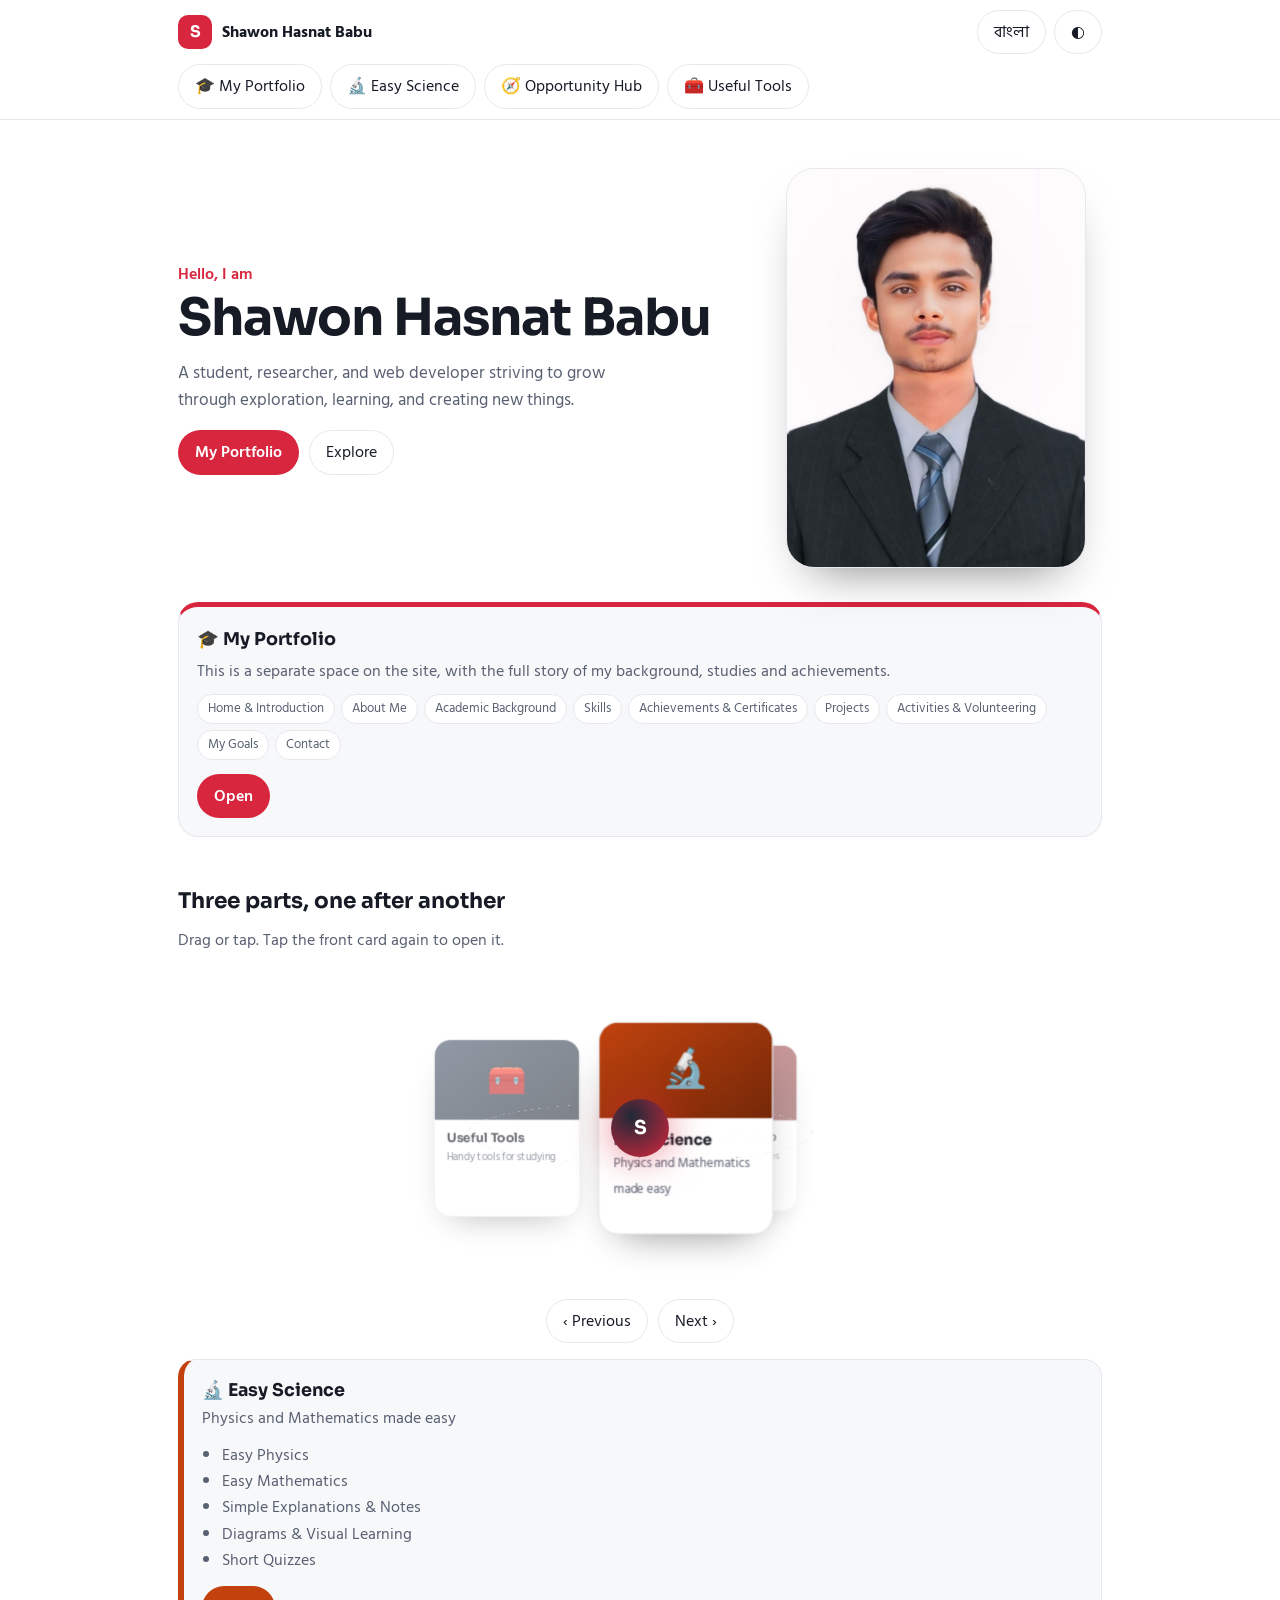
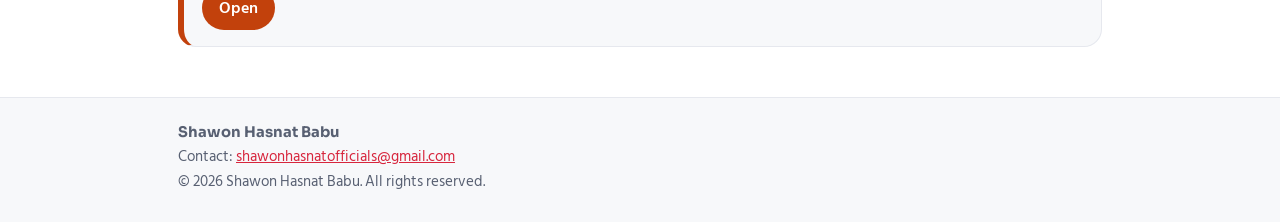
<file: index.html>
<!DOCTYPE html>
<html lang="bn">
<head>
<meta charset="UTF-8">
<meta name="viewport" content="width=device-width, initial-scale=1">
<title>Shawon Hasnat Babu | শাওন হাসনাত বাবু</title>
<meta name="description" content="Student, researcher and web developer. Academic portfolio, Easy Science, Opportunity Hub and useful tools.">
<link rel="preconnect" href="https://fonts.googleapis.com">
<link rel="preconnect" href="https://fonts.gstatic.com" crossorigin>
<link href="https://fonts.googleapis.com/css2?family=Hind+Siliguri:wght@400;600;700&family=Sora:wght@500;700&display=swap" rel="stylesheet">
<link rel="stylesheet" href="assets/css/style.css">
</head>
<body>
<header id="site-header"></header>

<main class="w">
  <section class="hero">
    <div class="hero-text">
      <p class="hello" data-i18n="hello">Hello, I am</p>
      <h1 data-i18n="name">Shawon Hasnat Babu</h1>
      <p class="tagline" data-i18n="tagline">A student, researcher, and web developer striving to grow through exploration, learning, and creating new things.</p>
      <div class="cta">
        <a class="btn pri" href="#portfolio-card" data-i18n="cta_portfolio">My Portfolio</a>
        <a class="btn" href="#explore" data-i18n="cta_explore">Explore</a>
      </div>
    </div>
    <img class="avatar" src="assets/images/profile.jpg" alt="Shawon Hasnat Babu" width="400" height="550">
  </section>

  <section id="portfolio-card"></section>

  <section id="explore">
    <h2 data-i18n="explore_title">Three parts, one after another</h2>
    <p data-i18n="explore_sub">Drag or tap. Tap the front card again to open it.</p>
    <div id="stage"></div>
    <div id="panel"></div>
  </section>
</main>

<footer id="site-footer"></footer>
<script src="assets/js/main.js"></script>
</body>
</html>
</file>
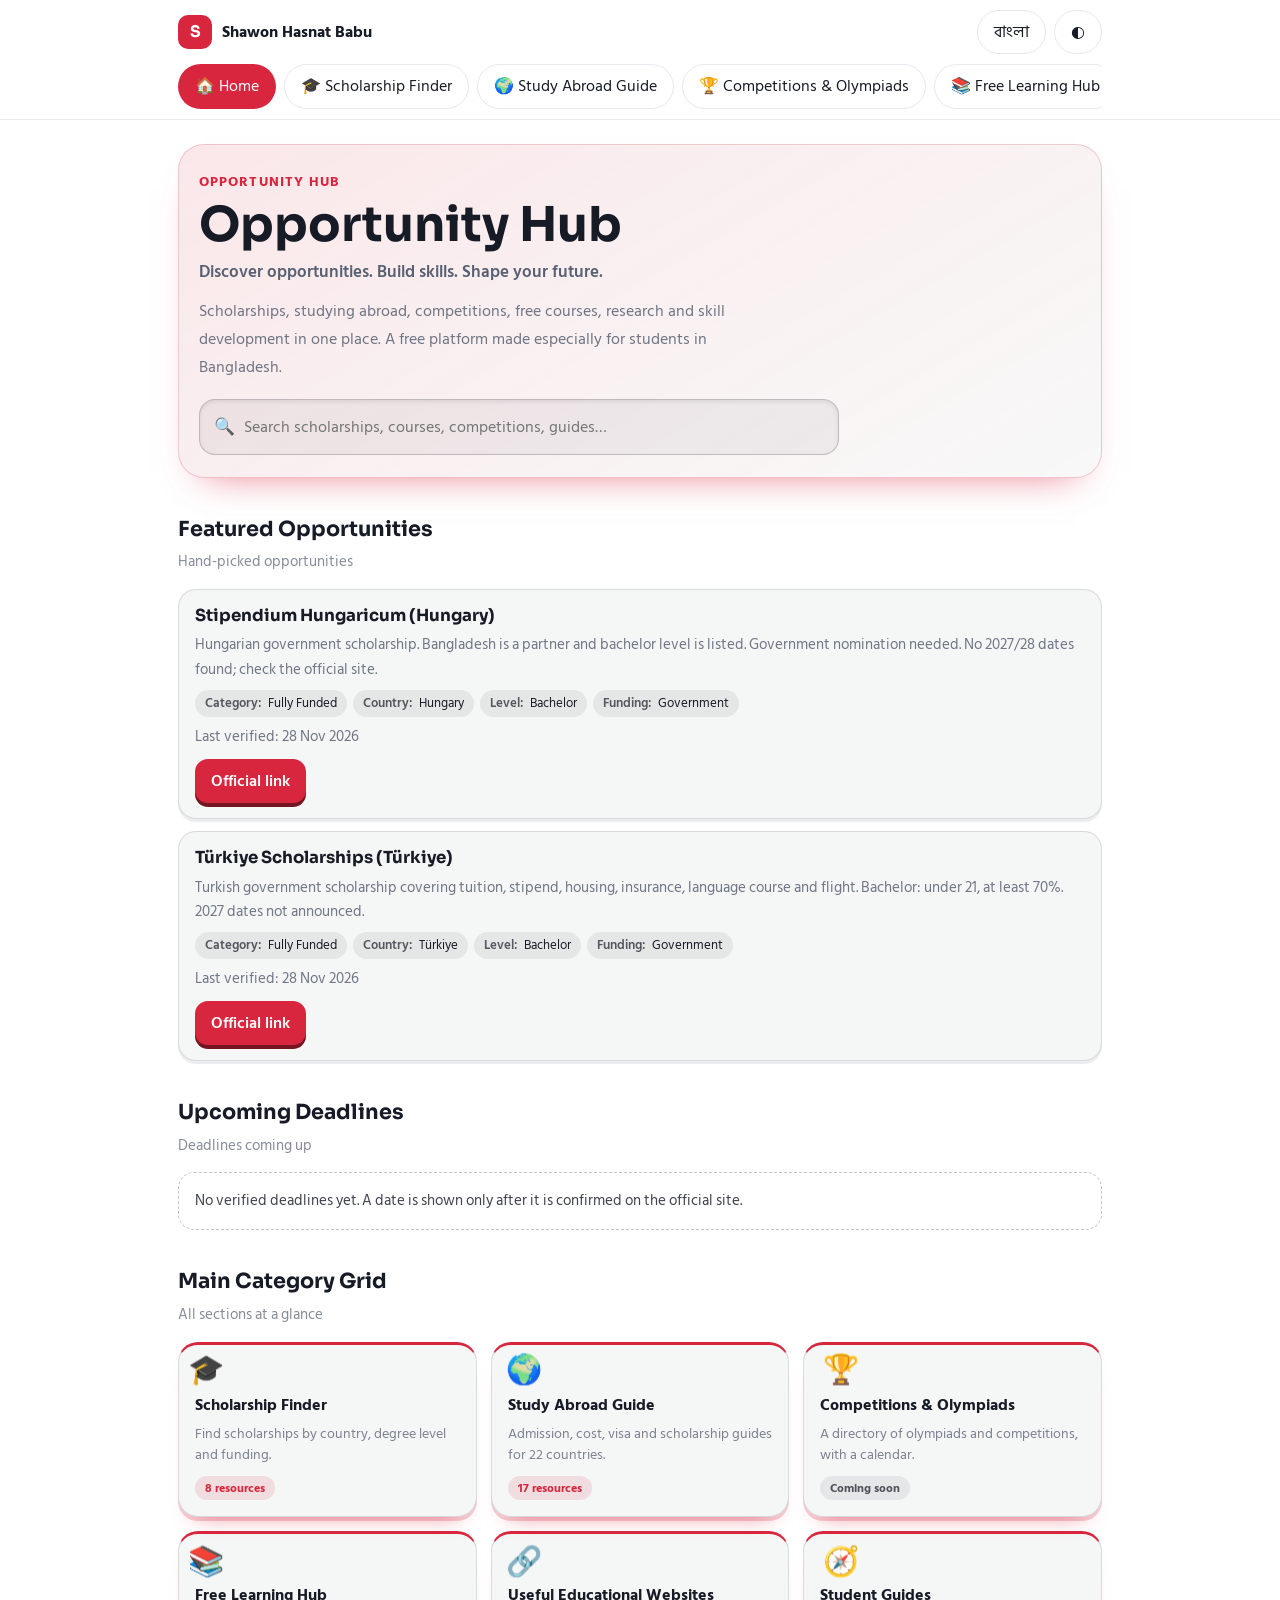
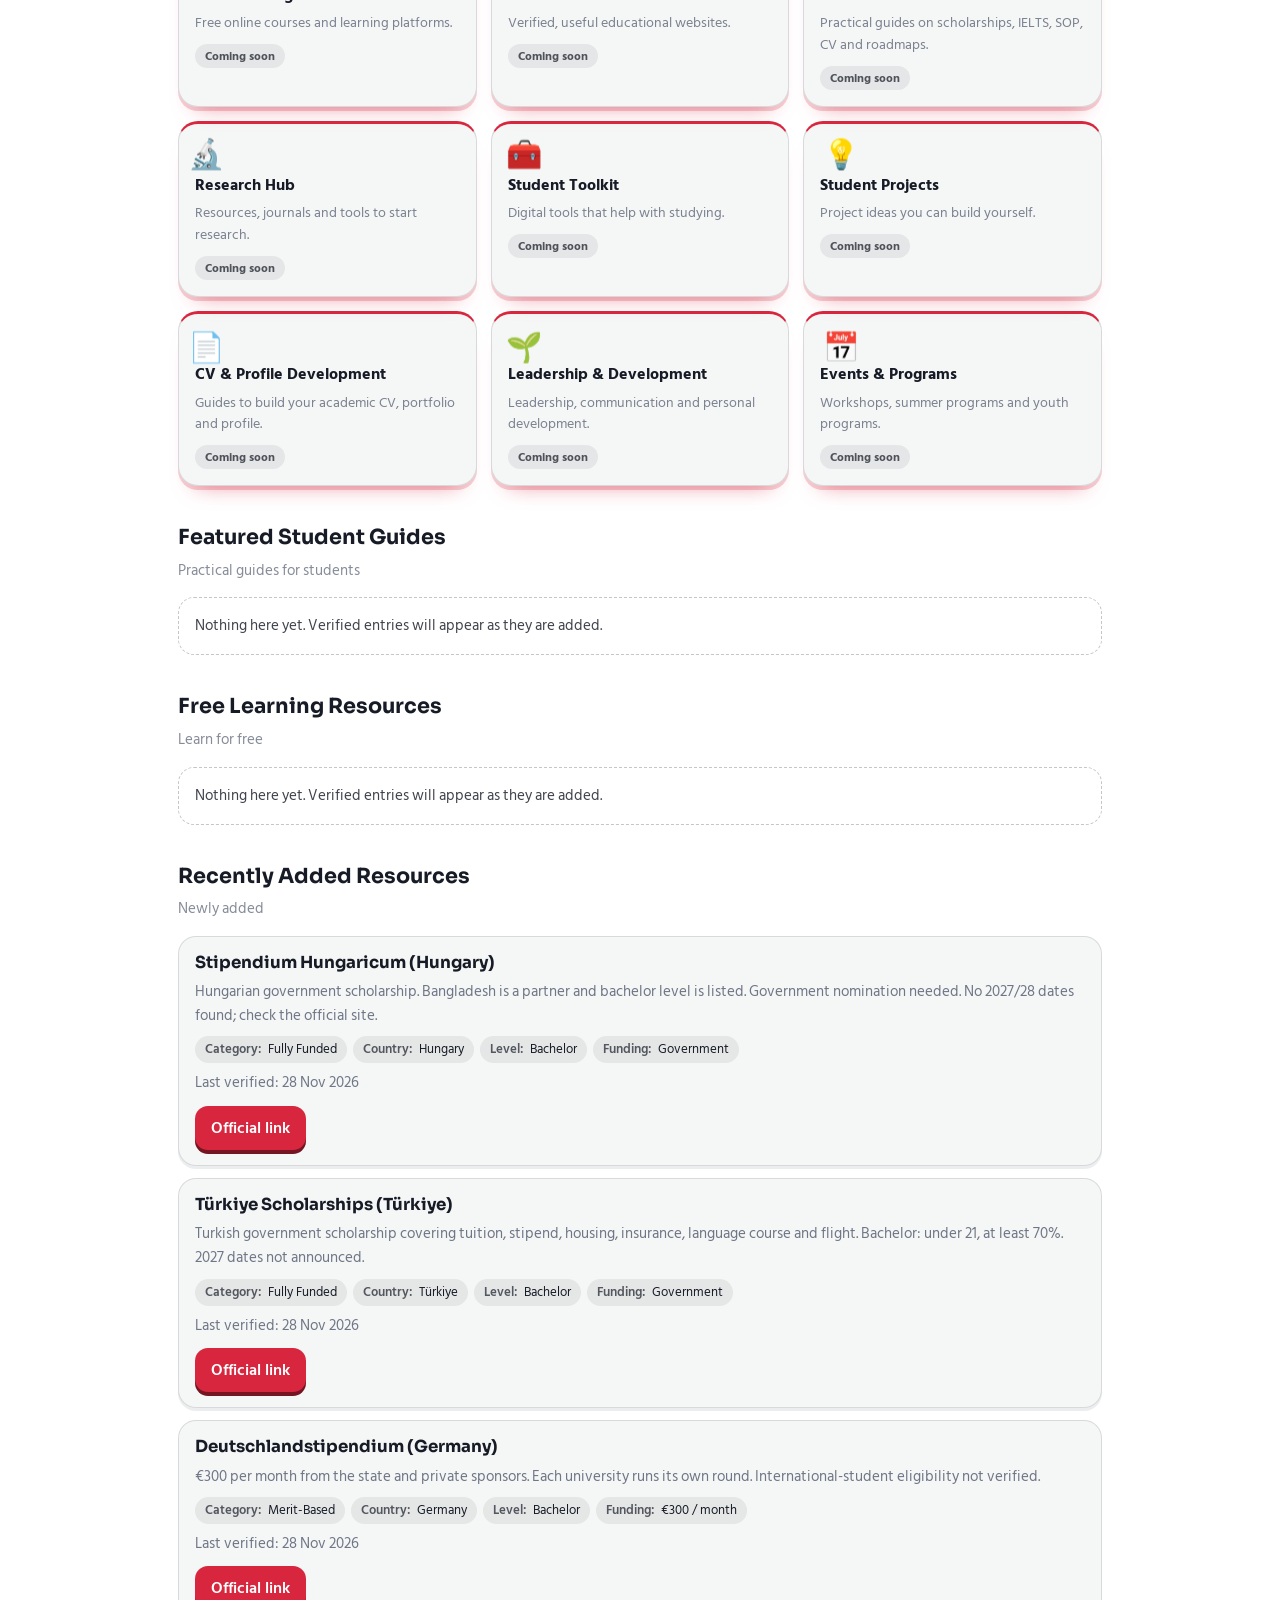
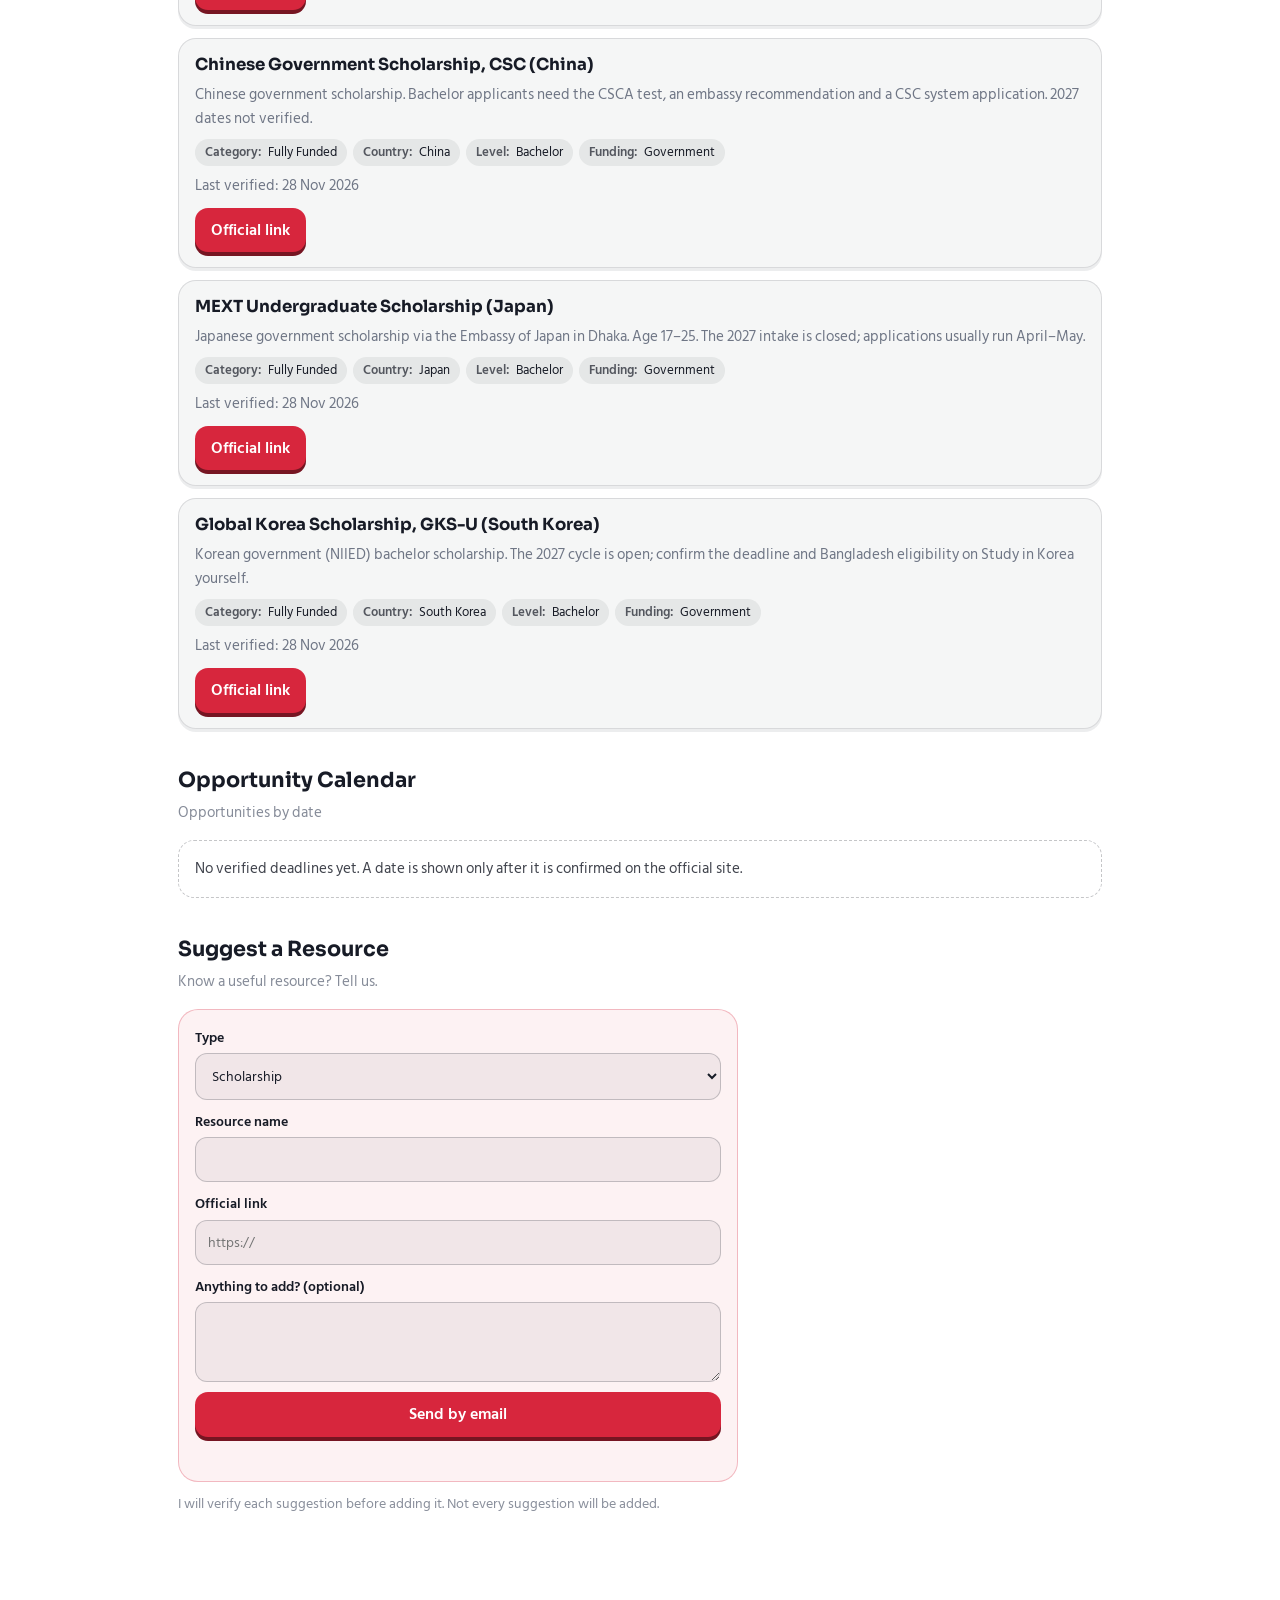
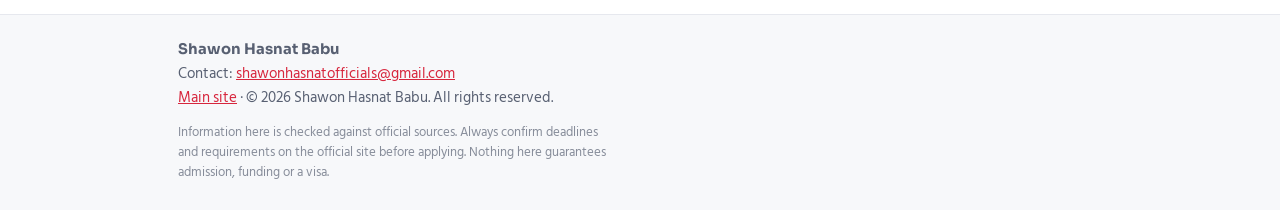
<file: hub/index.html>
<!DOCTYPE html>
<html lang="en">
<head>
<meta charset="UTF-8">
<meta name="viewport" content="width=device-width, initial-scale=1">
<title>Opportunity Hub | Shawon Hasnat Babu</title>
<meta name="description" content="Scholarships, study abroad guides, competitions, free courses, research and skill development resources for students.">
<link rel="preconnect" href="https://fonts.googleapis.com">
<link rel="preconnect" href="https://fonts.gstatic.com" crossorigin>
<link href="https://fonts.googleapis.com/css2?family=Hind+Siliguri:wght@400;600;700&family=Sora:wght@500;700&display=swap" rel="stylesheet">
<link rel="stylesheet" href="/assets/css/style.css">
<link rel="stylesheet" href="/assets/css/hub.css">
</head>
<body>
<script>
function showErr(t){var d=document.createElement("pre");d.style.cssText="position:relative;z-index:9999;margin:0;padding:12px;background:#fee;color:#b00;white-space:pre-wrap;font:13px monospace";d.textContent=t;document.body.insertBefore(d,document.body.firstChild);}
window.onerror=function(m,u,l){showErr("ERROR: "+m+"\n"+(u||"")+" line "+l);};
</script>
<header id="site-header"></header>
<main class="w hb" id="view"></main>
<footer id="site-footer"></footer>
<script src="/data/hub.js" onerror="showErr('LOAD FAILED: /data/hub.js')"></script>
  <script src="/data/countries.js" onerror="showErr('LOAD FAILED: /data/countries.js')"></script>
  <script src="/data/countries2.js" onerror="showErr('LOAD FAILED: /data/countries2.js')"></script>
  <script src="/data/countries3.js" onerror="showErr('LOAD FAILED: /data/countries3.js')"></script>
  <script src="/data/countries4.js" onerror="showErr('LOAD FAILED: /data/countries4.js')"></script>
  <script src="/data/countries5.js" onerror="showErr('LOAD FAILED: /data/countries5.js')"></script>
<script src="/assets/js/hub.js" onerror="showErr('LOAD FAILED: /assets/js/hub.js')"></script>
</body>
</html>
</file>
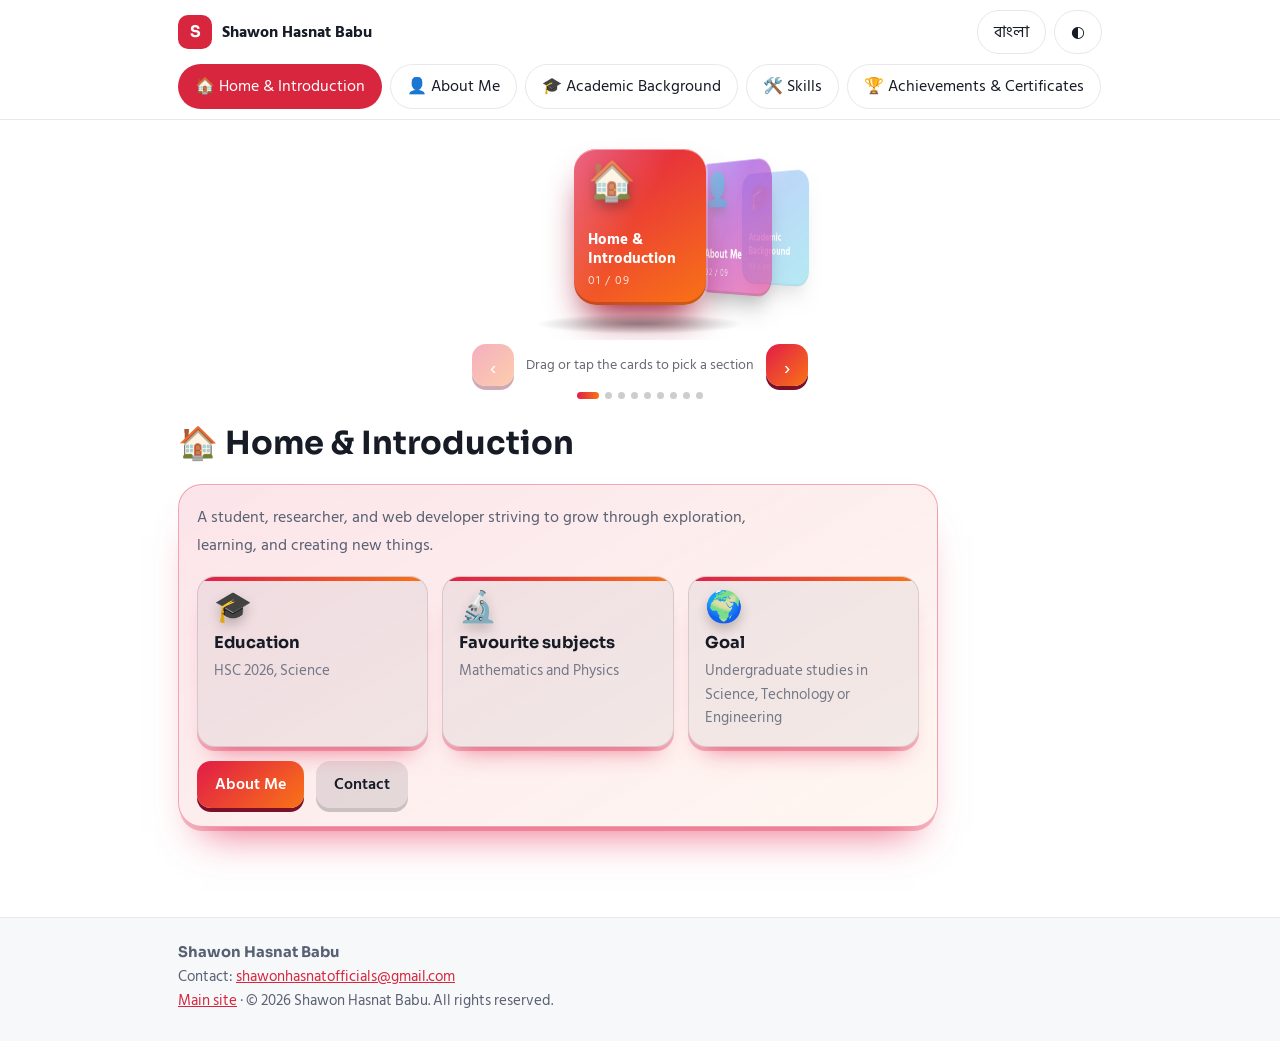
<file: portfolio/index.html>
<!DOCTYPE html>
<html lang="en">
<head>
<meta charset="UTF-8">
<meta name="viewport" content="width=device-width, initial-scale=1">
<title>Portfolio | Shawon Hasnat Babu</title>
<meta name="description" content="Academic portfolio of Shawon Hasnat Babu: background, skills, projects, activities and goals.">
<link rel="preconnect" href="https://fonts.googleapis.com">
<link rel="preconnect" href="https://fonts.gstatic.com" crossorigin>
<link href="https://fonts.googleapis.com/css2?family=Hind+Siliguri:wght@400;600;700&family=Sora:wght@500;700&display=swap" rel="stylesheet">
<link rel="stylesheet" href="/assets/css/style.css">
<link rel="stylesheet" href="/assets/css/portfolio.css">
</head>
<body>
<script>
function showErr(t){var d=document.createElement("pre");d.style.cssText="position:relative;z-index:9999;margin:0;padding:12px;background:#fee;color:#b00;white-space:pre-wrap;font:13px monospace";d.textContent=t;document.body.insertBefore(d,document.body.firstChild);}
window.onerror=function(m,u,l){showErr("ERROR: "+m+"\n"+(u||"")+" line "+l);};
</script>
<header id="site-header"></header>
<main class="w pv" id="view"></main>
<footer id="site-footer"></footer>
<script src="/data/portfolio.js" onerror="showErr('LOAD FAILED: /data/portfolio.js')"></script>
<script src="/assets/js/portfolio.js" onerror="showErr('LOAD FAILED: /assets/js/portfolio.js')"></script>
</body>
</html>
</file>
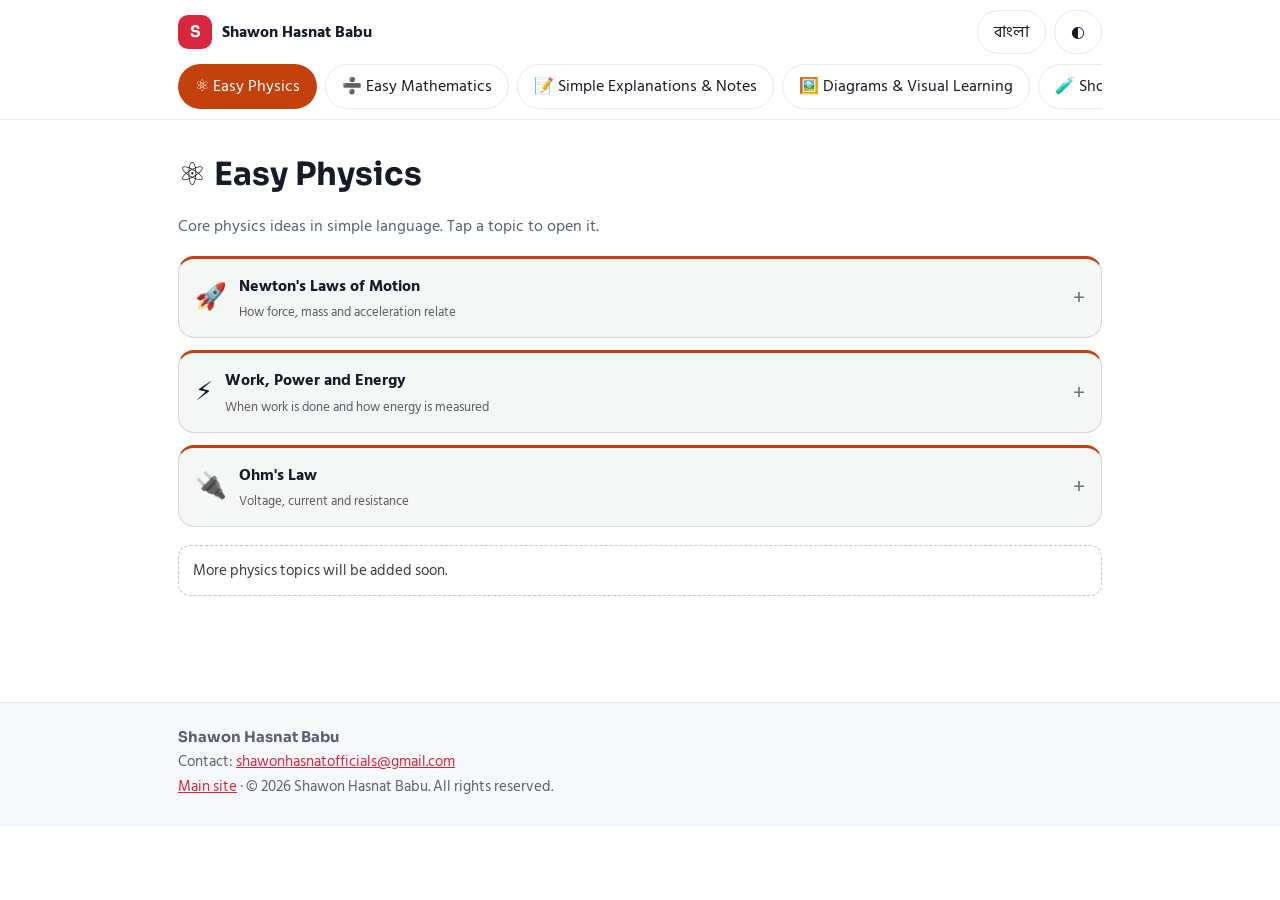
<file: science/index.html>
<!DOCTYPE html>
<html lang="en">
<head>
<meta charset="UTF-8">
<meta name="viewport" content="width=device-width, initial-scale=1">
<title>Easy Science | Shawon Hasnat Babu</title>
<meta name="description" content="Physics and Mathematics made easy: simple explanations, notes, diagrams and short quizzes.">
<link rel="preconnect" href="https://fonts.googleapis.com">
<link rel="preconnect" href="https://fonts.gstatic.com" crossorigin>
<link href="https://fonts.googleapis.com/css2?family=Hind+Siliguri:wght@400;600;700&family=Sora:wght@500;700&display=swap" rel="stylesheet">
<link rel="stylesheet" href="/assets/css/style.css">
<link rel="stylesheet" href="/assets/css/science.css">
</head>
<body>
<header id="site-header"></header>
<main class="w pv" id="view"></main>
<footer id="site-footer"></footer>
<script src="/data/science.js"></script>
<script src="/assets/js/science.js"></script>
</body>
</html>
</file>
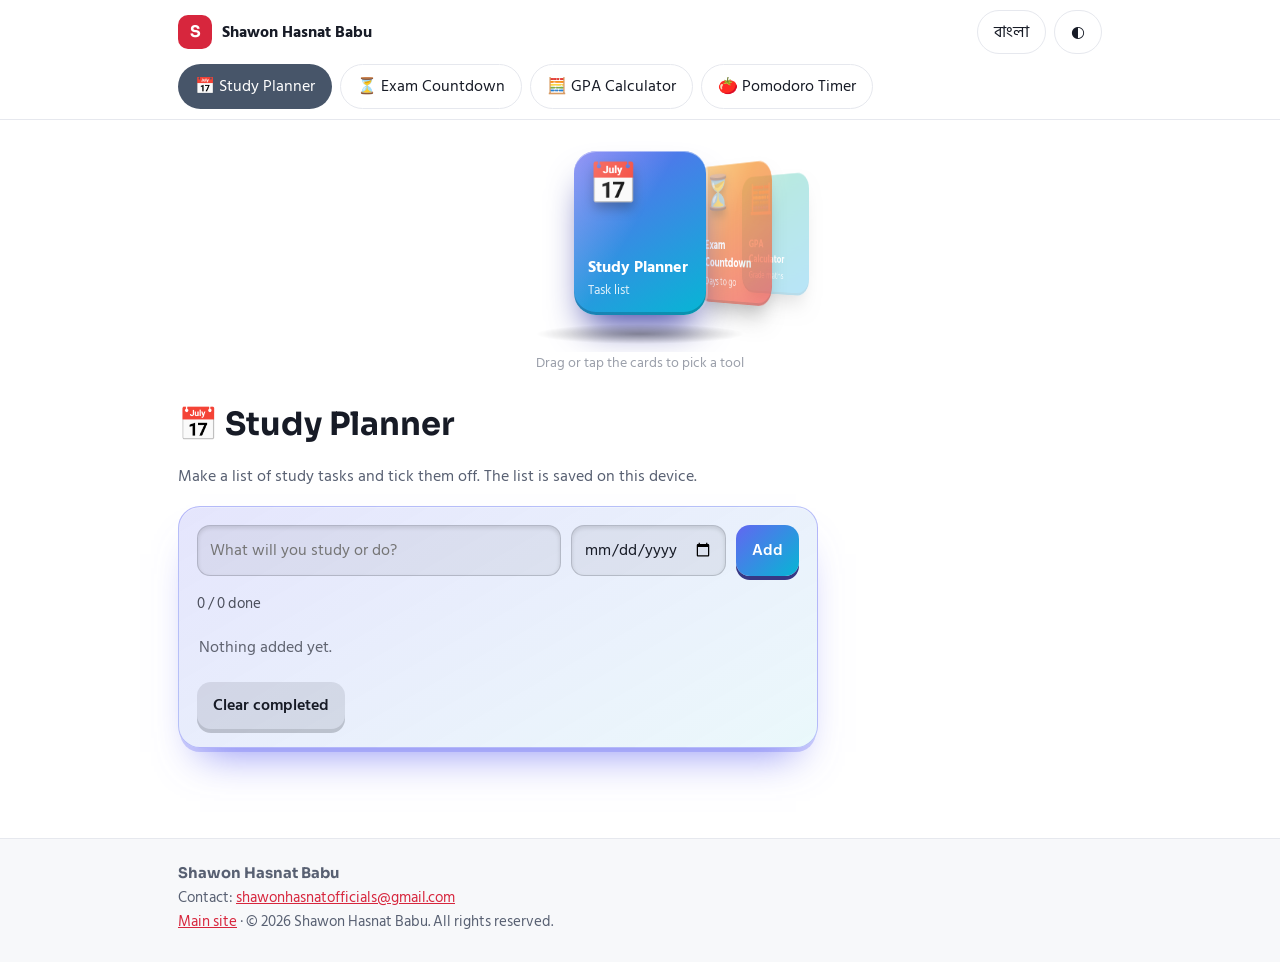
<file: tools/index.html>
<!DOCTYPE html>
<html lang="en">
<head>
<meta charset="UTF-8">
<meta name="viewport" content="width=device-width, initial-scale=1">
<title>Useful Tools | Shawon Hasnat Babu</title>
<meta name="description" content="Handy tools for studying: study planner, exam countdown, GPA calculator and Pomodoro timer.">
<link rel="preconnect" href="https://fonts.googleapis.com">
<link rel="preconnect" href="https://fonts.gstatic.com" crossorigin>
<link href="https://fonts.googleapis.com/css2?family=Hind+Siliguri:wght@400;600;700&family=Sora:wght@500;700&display=swap" rel="stylesheet">
<link rel="stylesheet" href="/assets/css/style.css">
<link rel="stylesheet" href="/assets/css/tools.css">
</head>
<body>
<header id="site-header"></header>
<main class="w pv" id="view"></main>
<footer id="site-footer"></footer>
<script src="/data/tools.js"></script>
<script src="/assets/js/tools.js"></script>
</body>
</html>
</file>
<file: assets/css/style.css>
.avatar{height:auto}
:root{--bg:#FFFFFF;--surface:#F7F8FA;--card:#FFFFFF;--ink:#171B26;--muted:#586072;--line:#E6E8EE;--p:#D7263D;--p2:#1F2937;--on:#FFFFFF;--c0:#D7263D;--c1:#C2410C;--c2:#A4161A;--c3:#475569;color-scheme:light}
@media (prefers-color-scheme:dark){:root:not([data-theme="light"]){--bg:#04060C;--surface:#0A0F1C;--card:#0E1526;--ink:#E7EDFB;--muted:#8F9BB8;--line:#1A2542;--p:#3B82F6;--p2:#9DB7E8;--on:#04060C;--c0:#3B82F6;--c1:#38BDF8;--c2:#818CF8;--c3:#94A3B8;color-scheme:dark}}
:root[data-theme="dark"]{--bg:#04060C;--surface:#0A0F1C;--card:#0E1526;--ink:#E7EDFB;--muted:#8F9BB8;--line:#1A2542;--p:#3B82F6;--p2:#9DB7E8;--on:#04060C;--c0:#3B82F6;--c1:#38BDF8;--c2:#818CF8;--c3:#94A3B8;color-scheme:dark}
*{box-sizing:border-box}
html{scroll-behavior:smooth;scroll-padding-top:90px}
body{margin:0;background:var(--bg);color:var(--ink);font-family:"Hind Siliguri","Noto Sans Bengali",system-ui,sans-serif;line-height:1.65;overflow-x:hidden}
h1,h2,h3,.sx{font-family:"Sora","Hind Siliguri",system-ui,sans-serif}
p{margin:0 0 10px;color:var(--muted)}
a{color:var(--p)}
img{max-width:100%}
.w{max-width:960px;margin:0 auto;padding:0 18px}
header{position:sticky;top:0;z-index:40;background:var(--bg);border-bottom:1px solid var(--line)}
.bar{display:flex;justify-content:space-between;align-items:center;gap:10px;padding:10px 0}
.brand{display:flex;align-items:center;gap:10px;font-weight:700;color:var(--ink);text-decoration:none}
.logo{width:34px;height:34px;border-radius:10px;background:var(--p);color:var(--on);display:grid;place-items:center;font-family:"Sora",sans-serif}
.tools{display:flex;gap:8px}
.pills{display:flex;gap:8px;overflow-x:auto;padding:0 0 10px;scrollbar-width:none}
button,.btn{font:inherit;color:var(--ink);background:var(--card);border:1px solid var(--line);border-radius:999px;padding:8px 16px;cursor:pointer;text-decoration:none;display:inline-block;white-space:nowrap}
button:focus-visible,.btn:focus-visible,.card:focus-visible,a:focus-visible{outline:3px solid var(--p);outline-offset:2px}
.pri{background:var(--p);color:var(--on);border-color:transparent;font-weight:600}
.pills button[disabled]{opacity:.55;cursor:default}
.hero{display:grid;gap:22px;padding:28px 0 8px;align-items:center}
.avatar{order:-1;width:100%;max-width:230px;aspect-ratio:3/4;object-fit:cover;object-position:top;border-radius:28px;justify-self:center;border:1px solid var(--line);box-shadow:0 24px 50px -26px rgba(0,0,0,.55);background:var(--surface)}
.hello{margin:0;color:var(--p);font-weight:600}
.hero h1{font-size:clamp(2rem,9vw,3.2rem);line-height:1.12;margin:2px 0 12px;letter-spacing:-.02em}
.tagline{font-size:1.05rem;max-width:52ch}
.cta{display:flex;gap:10px;flex-wrap:wrap;margin-top:16px}
@media (min-width:720px){.hero{grid-template-columns:1.25fr .75fr;gap:40px;padding-top:48px}.avatar{order:0;max-width:300px}}
h2{font-size:1.35rem;margin:46px 0 8px}
.pf{background:var(--surface);border:1px solid var(--line);border-top:5px solid var(--c0);border-radius:20px;padding:18px;margin-top:26px}
.pf h3{margin:0 0 4px;font-size:1.1rem}
.chips{display:flex;flex-wrap:wrap;gap:6px;margin:10px 0 14px}
.chips span{font-size:.82rem;padding:3px 10px;border-radius:999px;background:var(--card);border:1px solid var(--line);color:var(--muted)}
.stage{position:relative;height:330px;perspective:1000px;margin:10px -18px 0;touch-action:pan-y;user-select:none;cursor:grab}
.world{position:absolute;inset:0;transform-style:preserve-3d}
.orbit{position:absolute;left:50%;top:50%;width:340px;height:340px;margin:-170px 0 0 -170px;border:1.5px dashed var(--line);border-radius:50%;transform:rotateX(80deg)}
.nuc{position:absolute;left:50%;top:50%;width:58px;height:58px;margin:-29px 0 0 -29px;border-radius:50%;background:radial-gradient(circle at 35% 30%,var(--p2),var(--p));display:grid;place-items:center;color:var(--on);font:700 1.2rem "Sora",sans-serif;box-shadow:0 0 38px color-mix(in srgb,var(--p) 55%,transparent)}
.card{position:absolute;left:50%;top:50%;width:176px;height:214px;margin:-107px 0 0 -88px;background:var(--card);border:1px solid var(--line);border-radius:20px;overflow:hidden;display:flex;flex-direction:column;box-shadow:0 18px 40px -20px rgba(0,0,0,.5)}
.card i{height:96px;background:linear-gradient(145deg,var(--c),color-mix(in srgb,var(--c) 60%,#000));display:grid;place-items:center;font-style:normal;font-size:2.4rem}
.card div{padding:12px 14px}
.card strong{display:block;font-family:"Sora",sans-serif;font-size:.95rem;line-height:1.25}
.card span{font-size:.84rem;color:var(--muted)}
.ctrl{display:flex;justify-content:center;gap:10px;margin-top:6px}
.panel{margin-top:16px;background:var(--surface);border:1px solid var(--line);border-left:6px solid var(--a);border-radius:18px;padding:16px 18px}
.panel h3{margin:0;font-size:1.1rem}
.panel ul{margin:8px 0 0;padding-left:20px;color:var(--muted)}
.tag{display:inline-block;font-size:.8rem;padding:2px 10px;border-radius:999px;background:var(--a);color:var(--on);margin:8px 6px 0 0}
.go{margin-top:12px;background:var(--a);color:var(--on);border-color:transparent;font-weight:600}
footer{margin-top:50px;border-top:1px solid var(--line);background:var(--surface);padding:22px 0 28px;color:var(--muted);font-size:.92rem}
@media (prefers-reduced-motion:reduce){html{scroll-behavior:auto}}
</file>
<file: assets/css/hub.css>
/* Opportunity Hub-এর স্টাইল। style.css-এর পরে লোড হবে।
   ডিজাইন: সাদা/হালকা ধূসর, বার্গান্ডি অ্যাকসেন্ট, গোলাকার কার্ড, পরিমিত অ্যানিমেশন। ডার্ক/লাইট দুই মোডেই কাজ করে। */
.hb { --ac: var(--c0, #d6243a); }
.hb-page { padding-top: 10px; padding-bottom: 48px; }
.pills .hb-on { background: var(--c0, #d6243a); color: #fff; border-color: transparent; }

/* ---------- Hero ---------- */
.hb-hero { margin: 14px 0 6px; padding: 26px 20px 22px; border-radius: 26px;
  border: 1px solid color-mix(in srgb, var(--ac) 22%, transparent);
  background: linear-gradient(150deg, color-mix(in srgb, var(--ac) 11%, transparent), color-mix(in srgb, currentColor 3%, transparent));
  box-shadow: inset 0 1px 0 rgba(255, 255, 255, .25), 0 20px 36px -26px color-mix(in srgb, var(--ac) 70%, transparent); }
.hb-kicker { margin: 0 0 6px; font-size: .85em; font-weight: 700; letter-spacing: .08em; text-transform: uppercase; color: var(--ac); }
.hb-hero h1 { margin: 0 0 8px; font-size: clamp(2rem, 7vw, 3rem); line-height: 1.1; }
.hb-slogan { margin: 0 0 10px; font-size: 1.08em; font-weight: 600; }
.hb-intro { margin: 0 0 18px; line-height: 1.75; max-width: 62ch; opacity: .85; }

/* ---------- সার্চ ---------- */
.hb-search { position: relative; max-width: 640px; }
.hb-search input { width: 100%; box-sizing: border-box; font: inherit; color: inherit; padding: 14px 16px 14px 44px; border-radius: 16px;
  border: 1px solid color-mix(in srgb, currentColor 22%, transparent);
  background: color-mix(in srgb, currentColor 5%, transparent); box-shadow: inset 0 2px 4px rgba(0, 0, 0, .08); }
.hb-search input:focus { outline: 2px solid var(--ac); outline-offset: 1px; }
.hb-search::before { content: "🔍"; position: absolute; left: 15px; top: 50%; transform: translateY(-50%); font-size: 1.05em; pointer-events: none; }
.hb-results { margin: 12px 0 0; padding: 0; list-style: none; display: grid; gap: 8px; max-width: 640px; }
.hb-results li a { display: block; padding: 10px 14px; border-radius: 14px; text-decoration: none; color: inherit;
  border: 1px solid color-mix(in srgb, currentColor 14%, transparent); background: color-mix(in srgb, currentColor 4%, transparent); }
.hb-results li a:hover { border-color: var(--ac); }
.hb-results small { display: block; opacity: .7; margin-top: 2px; }
.hb-noresult { margin: 12px 0 0; opacity: .75; }

/* ---------- সেকশন ব্লক ---------- */
.hb-sec { margin: 34px 0 0; }
.hb-sec > h2 { margin: 0 0 4px; font-size: 1.3em; }
.hb-sec > .hb-sub { margin: 0 0 14px; opacity: .72; font-size: .94em; }
.hb-empty { padding: 16px; border-radius: 16px; font-size: .94em; line-height: 1.6; opacity: .82;
  border: 1px dashed color-mix(in srgb, currentColor 30%, transparent); }

/* ---------- ক্যাটাগরি গ্রিড ---------- */
.hb-grid { display: grid; gap: 14px; grid-template-columns: repeat(auto-fill, minmax(230px, 1fr)); perspective: 900px; }
.hb-cat { --rx: 0deg; --ry: 0deg; display: flex; flex-direction: column; gap: 6px; padding: 16px; border-radius: 20px; text-decoration: none; color: inherit;
  border: 1px solid color-mix(in srgb, currentColor 13%, transparent);
  background: color-mix(in srgb, currentColor 4%, transparent);
  border-top: 3px solid var(--ac);
  box-shadow: 0 4px 0 color-mix(in srgb, var(--ac) 22%, transparent), 0 16px 22px -18px color-mix(in srgb, var(--ac) 60%, transparent);
  transform: rotateX(var(--rx)) rotateY(var(--ry)); transition: transform .15s ease-out, box-shadow .15s; transform-style: preserve-3d; }
.hb-cat:hover { box-shadow: 0 4px 0 color-mix(in srgb, var(--ac) 40%, transparent), 0 20px 26px -16px color-mix(in srgb, var(--ac) 70%, transparent); }
.hb-cat i { font-style: normal; font-size: 1.8em; line-height: 1; transform: translateZ(14px); }
.hb-cat strong { font-size: 1.02em; line-height: 1.3; }
.hb-cat p { margin: 0; font-size: .88em; line-height: 1.55; opacity: .78; }
.hb-badge { align-self: flex-start; margin-top: 4px; padding: 2px 10px; border-radius: 999px; font-size: .76em; font-weight: 700;
  color: var(--ac); background: color-mix(in srgb, var(--ac) 12%, transparent); }
.hb-badge.soon { color: inherit; background: color-mix(in srgb, currentColor 9%, transparent); opacity: .75; }

/* ---------- আইটেম কার্ড ---------- */
.hb-list { display: grid; gap: 12px; }
.hb-item { padding: 15px 16px; border-radius: 18px;
  border: 1px solid color-mix(in srgb, currentColor 13%, transparent); background: color-mix(in srgb, currentColor 4%, transparent);
  box-shadow: 0 3px 0 color-mix(in srgb, currentColor 8%, transparent); }
.hb-item h3 { margin: 0 0 6px; font-size: 1.04em; line-height: 1.35; }
.hb-item p { margin: 0 0 8px; font-size: .94em; line-height: 1.6; opacity: .85; }
.hb-meta { margin: 0 0 8px; padding: 0; list-style: none; display: flex; flex-wrap: wrap; gap: 6px; }
.hb-meta li { padding: 3px 10px; border-radius: 999px; font-size: .8em; background: color-mix(in srgb, currentColor 7%, transparent); }
.hb-meta b { font-weight: 600; opacity: .7; margin-right: 4px; }
.hb-dl { margin: 0 0 6px; font-size: .88em; font-weight: 600; color: var(--ac); }
.hb-ver { font-size: .78em; opacity: .62; }
.hb-actions { display: flex; flex-wrap: wrap; gap: 10px; margin-top: 10px; }

/* ---------- বাটন, চিপ ---------- */
.hb-btn { display: inline-block; text-decoration: none; cursor: pointer; border: 0; font: inherit; font-weight: 600; padding: 9px 16px; border-radius: 13px; color: inherit;
  background: color-mix(in srgb, currentColor 10%, transparent); box-shadow: 0 4px 0 color-mix(in srgb, currentColor 20%, transparent);
  transition: transform .08s, box-shadow .08s; }
.hb-btn:active { transform: translateY(3px); box-shadow: 0 1px 0 color-mix(in srgb, currentColor 20%, transparent); }
.hb-btn.pri { color: #fff; background: var(--ac); box-shadow: 0 4px 0 color-mix(in srgb, var(--ac) 55%, #000 45%); }
.hb-btn.pri:active { box-shadow: 0 1px 0 color-mix(in srgb, var(--ac) 55%, #000 45%); }
.hb-chips { display: flex; flex-wrap: wrap; gap: 8px; margin: 0 0 16px; padding: 0; list-style: none; }
.hb-chip { padding: 6px 13px; border-radius: 999px; font: inherit; font-size: .88em; color: inherit; cursor: default;
  border: 1px solid color-mix(in srgb, currentColor 18%, transparent); background: transparent; }
button.hb-chip { cursor: pointer; }
button.hb-chip.on { color: #fff; background: var(--ac); border-color: transparent; }

/* ---------- সেকশন পেজ ---------- */
.hb-back { display: inline-block; margin: 4px 0 10px; color: var(--ac); text-decoration: none; font-weight: 600; }
.hb-page h1 { margin: 0 0 6px; }
.hb-lead { margin: 0 0 18px; line-height: 1.7; max-width: 62ch; opacity: .85; }
.hb-plan { margin: 0 0 14px; padding-left: 22px; line-height: 1.8; }

/* ---------- ক্যালেন্ডার ---------- */
.hb-cal h3 { margin: 14px 0 6px; font-size: 1em; color: var(--ac); }
.hb-cal ul { margin: 0; padding: 0; list-style: none; display: grid; gap: 6px; }
.hb-cal li { display: flex; gap: 12px; padding: 9px 12px; border-radius: 12px; background: color-mix(in srgb, currentColor 4%, transparent); }
.hb-cal li b { flex: none; min-width: 3.4ch; text-align: center; color: var(--ac); }

/* ---------- Suggest ফর্ম ---------- */
.hb-form { display: grid; gap: 10px; max-width: 560px; padding: 16px; border-radius: 20px;
  border: 1px solid color-mix(in srgb, var(--ac) 28%, transparent); background: color-mix(in srgb, var(--ac) 6%, transparent); }
.hb-form label { display: grid; gap: 4px; font-size: .88em; font-weight: 600; }
.hb-form input, .hb-form select, .hb-form textarea { font: inherit; font-weight: 400; color: inherit; padding: 10px 12px; border-radius: 12px; box-sizing: border-box; width: 100%;
  border: 1px solid color-mix(in srgb, currentColor 22%, transparent); background: color-mix(in srgb, currentColor 5%, transparent); }
.hb-form option { color: #111; background: #fff; }
.hb-form input:focus, .hb-form select:focus, .hb-form textarea:focus { outline: 2px solid var(--ac); outline-offset: 1px; }
.hb-form textarea { min-height: 80px; resize: vertical; }
.hb-msg { min-height: 1.3em; font-size: .88em; color: var(--ac); }
.hb-note { margin: 12px 0 0; font-size: .85em; line-height: 1.6; opacity: .7; max-width: 62ch; }

@media (prefers-reduced-motion: reduce) { .hb-cat, .hb-btn { transition: none; } }

/* ---------- দেশের পেজ ---------- */
.hb-acc { margin: 0 0 10px; padding: 0 16px; border-radius: 16px; border: 1px solid color-mix(in srgb, currentColor 13%, transparent); background: color-mix(in srgb, currentColor 4%, transparent); }
.hb-acc summary { cursor: pointer; padding: 14px 0; font-weight: 700; list-style: none; }
.hb-acc summary::-webkit-details-marker { display: none; }
.hb-acc summary::after { content: "+"; float: right; color: var(--ac); font-weight: 700; }
.hb-acc[open] summary::after { content: "−"; }
.hb-acc p { margin: 0 0 10px; line-height: 1.7; font-size: .94em; opacity: .9; }
.hb-accx { padding: 4px 0 14px; }
.hb-sub2 { margin: 22px 0 10px; font-size: 1.1em; }
</file>
<file: assets/css/portfolio.css>
/* Portfolio পেজের 3D স্টাইল। style.css-এর পরে লোড হবে।
   প্রতিটি সেকশনের রং আসে --g1 / --g2 থেকে (assets/js/portfolio.js-এর PAL)। ডার্ক/লাইট দুই মোডেই কাজ করে। */
.pv { padding-top: 10px; padding-bottom: 40px; --g1: #e11d48; --g2: #f97316; }
.pf-title { margin: 6px 0 14px; }
.pf-p { margin: 0 0 16px; line-height: 1.8; max-width: 66ch; }
.pf-h { margin: 26px 0 10px; }
.pills .pf-on { background: var(--c0, #dc2638); color: #fff; border-color: transparent; }

/* ---------- 3D কভারফ্লো ডেক ---------- */
.pf-wrap { padding-top: 14px; }
.pf-stage { position: relative; height: 206px; perspective: 900px; overflow: hidden; touch-action: pan-y;
  user-select: none; -webkit-user-select: none; cursor: grab; outline: none; }
.pf-stage:active { cursor: grabbing; }
.pf-deck { position: absolute; inset: 0; transform-style: preserve-3d; }
.pf-floor { position: absolute; left: 50%; bottom: 6px; width: 210px; height: 20px; transform: translateX(-50%);
  background: radial-gradient(ellipse at center, rgba(0, 0, 0, .35), transparent 70%); pointer-events: none; }
.pf-card { position: absolute; left: 50%; top: 50%; width: 132px; height: 156px; margin: -88px 0 0 -66px;
  border-radius: 22px; padding: 14px; color: #fff; display: flex; flex-direction: column; justify-content: space-between;
  background: linear-gradient(150deg, var(--g1), var(--g2));
  box-shadow: inset 0 1px 0 rgba(255, 255, 255, .4), inset 0 -3px 0 rgba(0, 0, 0, .18), 0 18px 30px -12px rgba(0, 0, 0, .5);
  will-change: transform; backface-visibility: hidden; -webkit-backface-visibility: hidden; overflow: hidden; }
.pf-card::after { content: ""; position: absolute; inset: 0; border-radius: inherit; pointer-events: none;
  background: linear-gradient(120deg, rgba(255, 255, 255, .32), rgba(255, 255, 255, 0) 46%); }
.pf-card i { font-style: normal; font-size: 2.4em; line-height: 1; filter: drop-shadow(0 6px 6px rgba(0, 0, 0, .3)); }
.pf-card strong { display: block; font-size: .95em; line-height: 1.25; }
.pf-card small { display: block; margin-top: 3px; opacity: .8; font-size: .75em; letter-spacing: .08em; }
.pf-card.front { box-shadow: inset 0 1px 0 rgba(255, 255, 255, .45), inset 0 -3px 0 rgba(0, 0, 0, .18),
  0 22px 36px -12px color-mix(in srgb, var(--g1) 70%, #000 30%), 0 0 0 2px rgba(255, 255, 255, .35); }
.pf-nav { display: flex; align-items: center; justify-content: center; gap: 12px; margin: 4px 0 6px; }
.pf-nav .pf-hint { font-size: .85em; opacity: .65; text-align: center; flex: 0 1 auto; }
.pf-arrow { flex: none; width: 42px; height: 42px; border: 0; border-radius: 14px; cursor: pointer; font-size: 1.3em; color: #fff;
  background: linear-gradient(135deg, var(--g1), var(--g2));
  box-shadow: 0 4px 0 color-mix(in srgb, var(--g1) 55%, #000 45%); transition: transform .08s, box-shadow .08s; }
.pf-arrow:active { transform: translateY(3px); box-shadow: 0 1px 0 color-mix(in srgb, var(--g1) 55%, #000 45%); }
.pf-arrow:disabled { opacity: .35; cursor: default; }
.pf-dots { display: flex; justify-content: center; gap: 6px; margin: 4px 0 2px; }
.pf-dots span { width: 7px; height: 7px; border-radius: 50%; background: color-mix(in srgb, currentColor 22%, transparent); transition: all .25s; }
.pf-dots span.on { width: 22px; border-radius: 6px; background: linear-gradient(90deg, var(--g1), var(--g2)); }

/* ---------- কনটেন্ট এলাকা ---------- */
.pf-sheet { padding: 18px; border-radius: 24px; max-width: 760px;
  border: 1px solid color-mix(in srgb, var(--g1) 36%, transparent);
  background: linear-gradient(150deg, color-mix(in srgb, var(--g1) 12%, transparent), color-mix(in srgb, var(--g2) 6%, transparent));
  box-shadow: inset 0 1px 0 rgba(255, 255, 255, .22),
    0 6px 0 -2px color-mix(in srgb, var(--g1) 28%, transparent),
    0 28px 40px -24px color-mix(in srgb, var(--g1) 70%, transparent); }
.pf-sheet > :last-child { margin-bottom: 0; }

/* নোট */
.pf-note { margin: 16px 0; padding: 12px 14px; border-radius: 14px; font-size: .93em; line-height: 1.6;
  border: 1px dashed color-mix(in srgb, var(--g1) 50%, transparent); opacity: .9; }

/* বাটন */
.pf-links { display: flex; flex-wrap: wrap; gap: 12px; margin: 14px 0; }
.pf-btn { display: inline-block; text-decoration: none; padding: 10px 18px; border-radius: 14px; font-weight: 600; color: inherit;
  background: color-mix(in srgb, currentColor 10%, transparent);
  box-shadow: 0 4px 0 color-mix(in srgb, currentColor 22%, transparent); transition: transform .08s, box-shadow .08s; }
.pf-btn:active { transform: translateY(3px); box-shadow: 0 1px 0 color-mix(in srgb, currentColor 22%, transparent); }
.pf-btn.pri { color: #fff; background: linear-gradient(135deg, var(--g1), var(--g2));
  box-shadow: 0 4px 0 color-mix(in srgb, var(--g1) 55%, #000 45%); }
.pf-btn.pri:active { box-shadow: 0 1px 0 color-mix(in srgb, var(--g1) 55%, #000 45%); }

/* তথ্য-কার্ড (হেলে ওঠে) */
.pf-cards { display: grid; gap: 14px; grid-template-columns: repeat(auto-fit, minmax(190px, 1fr)); margin: 14px 0; perspective: 800px; }
.pf-c { --rx: 0deg; --ry: 0deg; position: relative; padding: 16px; border-radius: 18px; overflow: hidden;
  background: color-mix(in srgb, currentColor 5%, transparent);
  border: 1px solid color-mix(in srgb, currentColor 13%, transparent);
  box-shadow: 0 4px 0 color-mix(in srgb, var(--g1) 30%, transparent), 0 18px 24px -16px color-mix(in srgb, var(--g1) 60%, transparent);
  transform: rotateX(var(--rx)) rotateY(var(--ry)); transition: transform .15s ease-out; transform-style: preserve-3d; }
.pf-c::before { content: ""; position: absolute; left: 0; top: 0; right: 0; height: 4px; background: linear-gradient(90deg, var(--g1), var(--g2)); }
.pf-ci { font-size: 1.9em; line-height: 1; margin-bottom: 8px; display: block; filter: drop-shadow(0 6px 6px rgba(0, 0, 0, .22)); transform: translateZ(18px); }
.pf-c h3 { margin: 0 0 6px; font-size: 1.02em; line-height: 1.3; }
.pf-c p { margin: 0; font-size: .93em; line-height: 1.6; opacity: .82; }
.pf-c .pf-btn { margin-top: 12px; padding: 8px 14px; font-size: .9em; }

/* টাইমলাইন */
.pf-tl { list-style: none; margin: 14px 0; padding: 0 0 0 26px; position: relative; display: grid; gap: 14px; }
.pf-tl::before { content: ""; position: absolute; left: 8px; top: 8px; bottom: 8px; width: 3px; border-radius: 3px;
  background: linear-gradient(var(--g1), var(--g2)); opacity: .55; }
.pf-ti { position: relative; padding: 13px 15px; border-radius: 16px;
  background: color-mix(in srgb, currentColor 5%, transparent);
  border: 1px solid color-mix(in srgb, currentColor 12%, transparent);
  box-shadow: 0 3px 0 color-mix(in srgb, currentColor 10%, transparent); }
.pf-ti::before { content: ""; position: absolute; left: -26px; top: 16px; width: 19px; height: 19px; border-radius: 50%;
  background: radial-gradient(circle at 32% 28%, #fff, var(--g1) 55%, var(--g2));
  box-shadow: 0 3px 0 color-mix(in srgb, var(--g1) 55%, #000 45%), 0 8px 12px -4px var(--g1); }
.pf-ty { display: inline-block; margin-bottom: 4px; padding: 2px 10px; border-radius: 999px; font-size: .8em; font-weight: 700; color: #fff;
  background: linear-gradient(135deg, var(--g1), var(--g2)); }
.pf-ti h3 { margin: 0; font-size: 1.02em; line-height: 1.35; }
.pf-ts { margin: 2px 0 0; font-size: .9em; opacity: .75; }
.pf-td { margin: 8px 0 0; font-size: .93em; line-height: 1.65; opacity: .85; }

/* ঢোকার অ্যানিমেশন */
@keyframes pfUp { from { opacity: 0; transform: translateY(14px); } to { opacity: 1; transform: none; } }
.pf-in { animation: pfUp .45s ease both; }

@media (prefers-reduced-motion: reduce) {
  .pf-in { animation: none; }
  .pf-c { transition: none; }
}
</file>
<file: assets/css/science.css>
/* Easy Science পেজের অতিরিক্ত স্টাইল। style.css-এর পরে লোড হবে।
   রং: --c1 (মূল সাইটে Easy Science-এর রং)। ডার্ক/লাইট দুই মোডেই কাজ করে। */
.pv { padding-top: 22px; padding-bottom: 40px; }
.sc-title { margin: 6px 0 12px; }
.sc-p { margin: 0 0 16px; line-height: 1.7; max-width: 62ch; }
.sc-h { margin: 26px 0 10px; }
.sc-note { margin: 16px 0; padding: 12px 14px; border-radius: 12px; font-size: .95em;
  border: 1px dashed color-mix(in srgb, currentColor 30%, transparent); opacity: .85; }
.sc-links { display: flex; flex-wrap: wrap; gap: 10px; margin: 12px 0; }

/* নেভিগেশনের সক্রিয় pill */
.pills .sc-on { background: var(--c1, #2563eb); color: #fff; border-color: transparent; }

/* টপিক কার্ড */
.sc-topics { display: grid; gap: 12px; margin: 8px 0 18px; }
.sc-card { border-radius: 16px; overflow: hidden;
  border: 1px solid color-mix(in srgb, currentColor 14%, transparent);
  background: color-mix(in srgb, currentColor 4%, transparent);
  border-top: 3px solid var(--c1, #2563eb); }
.sc-card summary { display: flex; align-items: center; gap: 12px; padding: 14px 16px; cursor: pointer; list-style: none; }
.sc-card summary::-webkit-details-marker { display: none; }
.sc-card summary::after { content: "+"; margin-left: auto; font-size: 1.4em; opacity: .6; }
.sc-card[open] summary::after { content: "–"; }
.sc-ico { font-size: 1.6em; line-height: 1; }
.sc-tt { display: flex; flex-direction: column; gap: 2px; }
.sc-tt small { opacity: .7; }
.sc-body { padding: 2px 16px 16px; }
.sc-body ul { margin: 0 0 12px; padding-left: 20px; line-height: 1.7; }
.sc-f { display: flex; flex-direction: column; gap: 4px; margin: 10px 0; padding: 10px 14px; border-radius: 12px;
  background: color-mix(in srgb, var(--c1, #2563eb) 12%, transparent); }
.sc-f span { font-size: .8em; opacity: .75; }
.sc-f code { font-size: 1.1em; font-weight: 600; overflow-x: auto; white-space: nowrap; font-family: inherit; }
.sc-ex { margin-top: 10px; line-height: 1.6; }

/* ডায়াগ্রাম */
.sc-fig { margin: 14px 0 22px; padding: 14px; border-radius: 16px;
  border: 1px solid color-mix(in srgb, currentColor 14%, transparent);
  background: color-mix(in srgb, currentColor 4%, transparent); }
.sc-svg svg { display: block; width: 100%; max-width: 460px; margin: 0 auto; height: auto; }
.sc-fig figcaption { margin-top: 10px; font-size: .92em; line-height: 1.6; opacity: .85; }

/* কুইজ */
.sc-q { margin: 0 0 14px; padding: 14px 16px; border-radius: 16px;
  border: 1px solid color-mix(in srgb, currentColor 14%, transparent);
  background: color-mix(in srgb, currentColor 4%, transparent); }
.sc-qt { margin: 0 0 10px; font-weight: 600; line-height: 1.5; }
.sc-opts { display: grid; gap: 8px; grid-template-columns: repeat(auto-fit, minmax(150px, 1fr)); }
.sc-o { padding: 10px 12px; border-radius: 12px; font: inherit; color: inherit; text-align: left; cursor: pointer;
  border: 1px solid color-mix(in srgb, currentColor 22%, transparent); background: transparent; }
.sc-o:disabled { cursor: default; opacity: .75; }
.sc-o.ok { border-color: #16a34a; background: color-mix(in srgb, #16a34a 18%, transparent); opacity: 1; }
.sc-o.no { border-color: #dc2626; background: color-mix(in srgb, #dc2626 16%, transparent); opacity: 1; }
.sc-fb { margin-top: 10px; font-size: .94em; line-height: 1.6; }
.sc-fb.good { color: #16a34a; }
.sc-fb.bad { color: #dc2626; }
.sc-score { margin-top: 6px; font-weight: 700; }
.sc-result { margin: 8px 0 0; min-height: 1.4em; }
.sc-result .btn { margin-left: 6px; }
</file>
<file: assets/css/tools.css>
/* Useful Tools পেজের 3D স্টাইল। style.css-এর পরে লোড হবে।
   প্রতিটি টুলের রং আসে --g1 / --g2 থেকে (data/tools.js-এর g)। ডার্ক/লাইট দুই মোডেই কাজ করে। */
.pv { padding-top: 10px; padding-bottom: 40px; --g1: #6366f1; --g2: #06b6d4; }
.tl-title { margin: 6px 0 12px; }
.tl-p { margin: 0 0 16px; line-height: 1.7; max-width: 62ch; }
.pills .tl-on { background: linear-gradient(135deg, var(--c3, #334155), var(--c3, #334155)); color: #fff; border-color: transparent; }

/* ---------- 3D কভারফ্লো ডেক ---------- */
.tl-wrap { padding-top: 14px; }
.tl-stage { position: relative; height: 218px; perspective: 900px; overflow: hidden; touch-action: pan-y;
  user-select: none; -webkit-user-select: none; cursor: grab; outline: none; }
.tl-stage:active { cursor: grabbing; }
.tl-deck { position: absolute; inset: 0; transform-style: preserve-3d; }
.tl-floor { position: absolute; left: 50%; bottom: 8px; width: 210px; height: 20px; transform: translateX(-50%);
  background: radial-gradient(ellipse at center, rgba(0, 0, 0, .35), transparent 70%); pointer-events: none; }
.tl-card { position: absolute; left: 50%; top: 50%; width: 132px; height: 164px; margin: -92px 0 0 -66px;
  border-radius: 22px; padding: 14px; color: #fff; display: flex; flex-direction: column; justify-content: space-between;
  background: linear-gradient(150deg, var(--g1), var(--g2));
  box-shadow: inset 0 1px 0 rgba(255, 255, 255, .4), inset 0 -3px 0 rgba(0, 0, 0, .18), 0 18px 30px -12px rgba(0, 0, 0, .5);
  will-change: transform; backface-visibility: hidden; -webkit-backface-visibility: hidden; overflow: hidden; }
.tl-card::after { content: ""; position: absolute; inset: 0; border-radius: inherit; pointer-events: none;
  background: linear-gradient(120deg, rgba(255, 255, 255, .32), rgba(255, 255, 255, 0) 46%); }
.tl-card i { font-style: normal; font-size: 2.5em; line-height: 1; filter: drop-shadow(0 6px 6px rgba(0, 0, 0, .3)); }
.tl-card strong { display: block; font-size: 1.02em; line-height: 1.25; }
.tl-card small { display: block; margin-top: 3px; opacity: .85; font-size: .8em; }
.tl-card.front { box-shadow: inset 0 1px 0 rgba(255, 255, 255, .45), inset 0 -3px 0 rgba(0, 0, 0, .18),
  0 22px 36px -12px color-mix(in srgb, var(--g1) 70%, #000 30%), 0 0 0 2px rgba(255, 255, 255, .35); }
.tl-hint { text-align: center; font-size: .85em; opacity: .6; margin: 0 0 8px; }

/* ---------- টুলের বক্স (3D উঁচু ব্লক) ---------- */
.tl-box { padding: 18px; border-radius: 22px; max-width: 640px; margin: 0 auto 0 0;
  border: 1px solid color-mix(in srgb, var(--g1) 38%, transparent);
  background: linear-gradient(150deg, color-mix(in srgb, var(--g1) 17%, transparent), color-mix(in srgb, var(--g2) 9%, transparent));
  box-shadow: inset 0 1px 0 rgba(255, 255, 255, .25),
    0 6px 0 -2px color-mix(in srgb, var(--g1) 30%, transparent),
    0 26px 40px -22px color-mix(in srgb, var(--g1) 75%, transparent); }
.tl-in { font: inherit; color: inherit; padding: 10px 12px; border-radius: 13px; min-width: 0;
  border: 1px solid color-mix(in srgb, currentColor 20%, transparent);
  background: color-mix(in srgb, currentColor 6%, transparent);
  box-shadow: inset 0 2px 4px rgba(0, 0, 0, .12); }
.tl-in:focus { outline: 2px solid var(--g1); outline-offset: 1px; }
.tl-in option { color: #111; background: #fff; }

/* 3D বাটন */
.tl-box .btn { border: 0; cursor: pointer; border-radius: 14px; padding: 10px 16px; font-weight: 600;
  background: color-mix(in srgb, currentColor 10%, transparent);
  box-shadow: 0 4px 0 color-mix(in srgb, currentColor 22%, transparent);
  transition: transform .08s, box-shadow .08s; }
.tl-box .btn:active { transform: translateY(3px); box-shadow: 0 1px 0 color-mix(in srgb, currentColor 22%, transparent); }
.tl-box .btn.pri, .tl-box .btn.on { color: #fff; background: linear-gradient(135deg, var(--g1), var(--g2));
  box-shadow: 0 4px 0 color-mix(in srgb, var(--g1) 55%, #000 45%); }
.tl-box .btn.pri:active, .tl-box .btn.on:active { box-shadow: 0 1px 0 color-mix(in srgb, var(--g1) 55%, #000 45%); }

.tl-form { display: flex; flex-wrap: wrap; gap: 10px; margin-bottom: 16px; }
.tl-form .tl-in:first-child { flex: 1 1 180px; }
.tl-count { margin: 0 0 10px; font-size: .92em; opacity: .75; }
.tl-list { list-style: none; margin: 0; padding: 0; display: grid; gap: 10px; }
.tl-item { display: flex; align-items: center; gap: 10px; padding: 11px 13px; border-radius: 14px;
  background: color-mix(in srgb, currentColor 5%, transparent);
  border: 1px solid color-mix(in srgb, currentColor 12%, transparent);
  box-shadow: 0 3px 0 color-mix(in srgb, currentColor 10%, transparent); }
.tl-item input[type=checkbox] { width: 21px; height: 21px; flex: none; accent-color: var(--g1); }
.tl-item.done .tl-txt { text-decoration: line-through; opacity: .5; }
.tl-txt { flex: 1; line-height: 1.4; word-break: break-word; }
.tl-item small { opacity: .7; white-space: nowrap; }
.tl-x { flex: none; border: 0; background: transparent; color: inherit; opacity: .5; font-size: 1.1em; cursor: pointer; padding: 4px 8px; }
.tl-x:hover { opacity: 1; }
.tl-empty { opacity: .65; padding: 8px 2px; }
.tl-actions { margin-top: 14px; }

/* Exam countdown */
.tl-exam { display: flex; align-items: center; gap: 14px; padding: 12px 14px; border-radius: 16px;
  background: color-mix(in srgb, currentColor 5%, transparent);
  border: 1px solid color-mix(in srgb, currentColor 12%, transparent);
  box-shadow: 0 3px 0 color-mix(in srgb, currentColor 10%, transparent); }
.tl-exam.past { opacity: .55; }
.tl-big { flex: none; width: 66px; height: 66px; display: grid; place-items: center; border-radius: 16px;
  font-size: 1.7em; font-weight: 700; color: #fff; background: linear-gradient(145deg, var(--g1), var(--g2));
  box-shadow: inset 0 1px 0 rgba(255, 255, 255, .4), 0 5px 0 color-mix(in srgb, var(--g1) 55%, #000 45%), 0 14px 18px -10px var(--g1);
  text-shadow: 0 2px 3px rgba(0, 0, 0, .25); }
.tl-exam-t { flex: 1; display: flex; flex-direction: column; gap: 3px; }
.tl-exam-t small { opacity: .75; }

/* GPA */
.tl-modes { display: flex; flex-wrap: wrap; gap: 10px; margin-bottom: 16px; }
.tl-rows { display: grid; gap: 10px; margin-bottom: 14px; }
.tl-row { display: flex; flex-wrap: wrap; align-items: center; gap: 8px; }
.tl-row .tl-in:first-child { flex: 1 1 140px; }
.tl-row .tl-cr { width: 78px; }
.tl-chk { display: flex; align-items: center; gap: 6px; font-size: .9em; white-space: nowrap; }
.tl-chk input { accent-color: var(--g1); width: 18px; height: 18px; }
.tl-res { margin-top: 18px; padding: 16px 18px; border-radius: 18px; font-size: 1.5em; font-weight: 700; color: #fff;
  background: linear-gradient(145deg, var(--g1), var(--g2));
  box-shadow: inset 0 1px 0 rgba(255, 255, 255, .4), 0 6px 0 color-mix(in srgb, var(--g1) 55%, #000 45%), 0 18px 24px -14px var(--g1);
  text-shadow: 0 2px 3px rgba(0, 0, 0, .25); }
.tl-note { margin-top: 18px; font-size: .88em; opacity: .7; line-height: 1.6; }

/* Pomodoro: হেলানো 3D ডায়াল */
.tl-pomo { text-align: center; }
.tl-pomo .tl-modes { justify-content: center; }
.tl-dial { position: relative; width: 236px; height: 236px; margin: 22px auto 24px; border-radius: 50%;
  display: grid; place-items: center; transform: perspective(760px) rotateX(16deg);
  background: radial-gradient(circle at 35% 28%, color-mix(in srgb, #fff 22%, transparent), color-mix(in srgb, var(--g1) 14%, transparent) 62%);
  box-shadow: inset 0 2px 0 rgba(255, 255, 255, .35),
    0 12px 0 color-mix(in srgb, var(--g1) 45%, #000 55%),
    0 34px 36px -10px color-mix(in srgb, var(--g1) 65%, #000 35%); }
.tl-dial svg { position: absolute; inset: 14px; width: calc(100% - 28px); height: calc(100% - 28px); filter: drop-shadow(0 3px 6px color-mix(in srgb, var(--g1) 60%, transparent)); }
.tl-dial svg circle { transition: stroke-dashoffset .4s linear; }
.tl-time { position: relative; font-size: 3.1em; font-weight: 700; letter-spacing: .02em; font-variant-numeric: tabular-nums;
  text-shadow: 0 3px 6px rgba(0, 0, 0, .25); }
.tl-pomo .tl-actions { display: flex; justify-content: center; gap: 12px; }
.tl-msg { min-height: 1.6em; margin-top: 14px; font-weight: 700; color: var(--g1); }
.tl-pomo .tl-count { margin: 6px 0 0; }

@media (prefers-reduced-motion: reduce) {
  .tl-dial svg circle { transition: none; }
}
</file>
